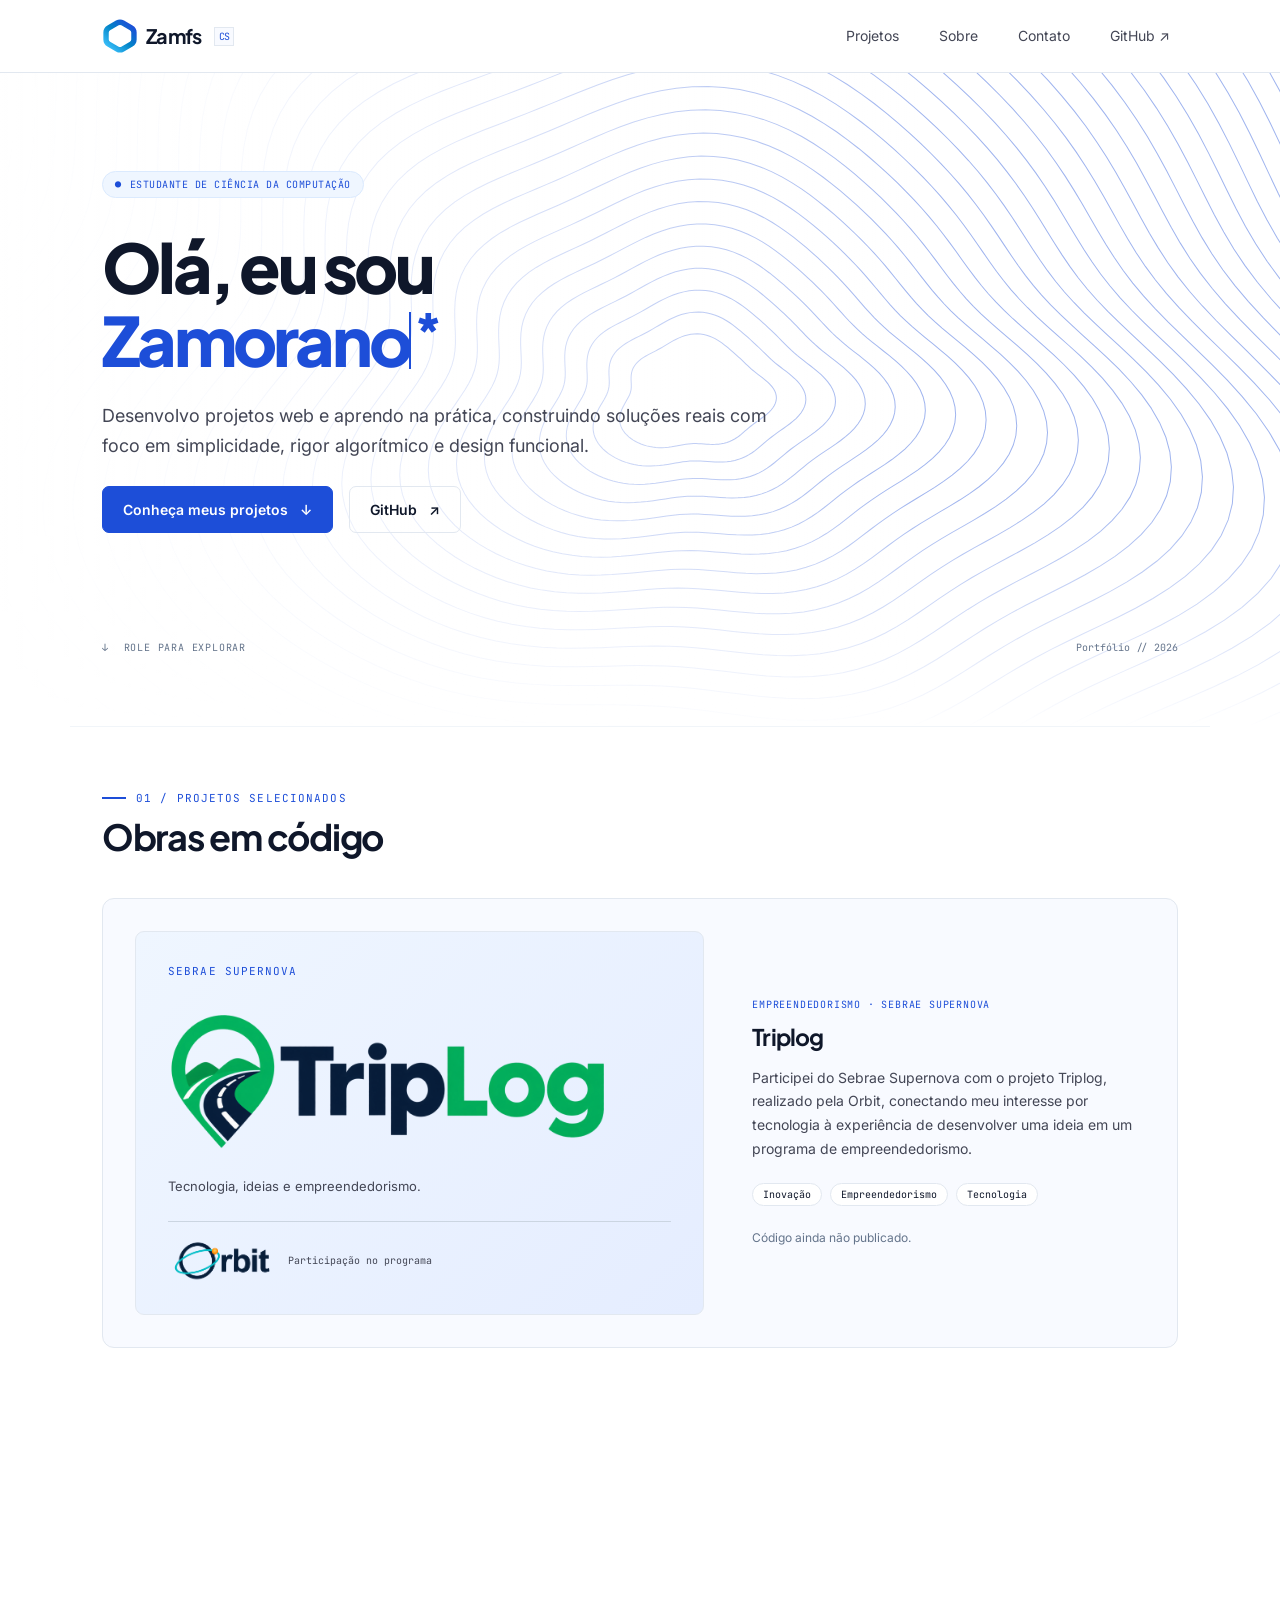
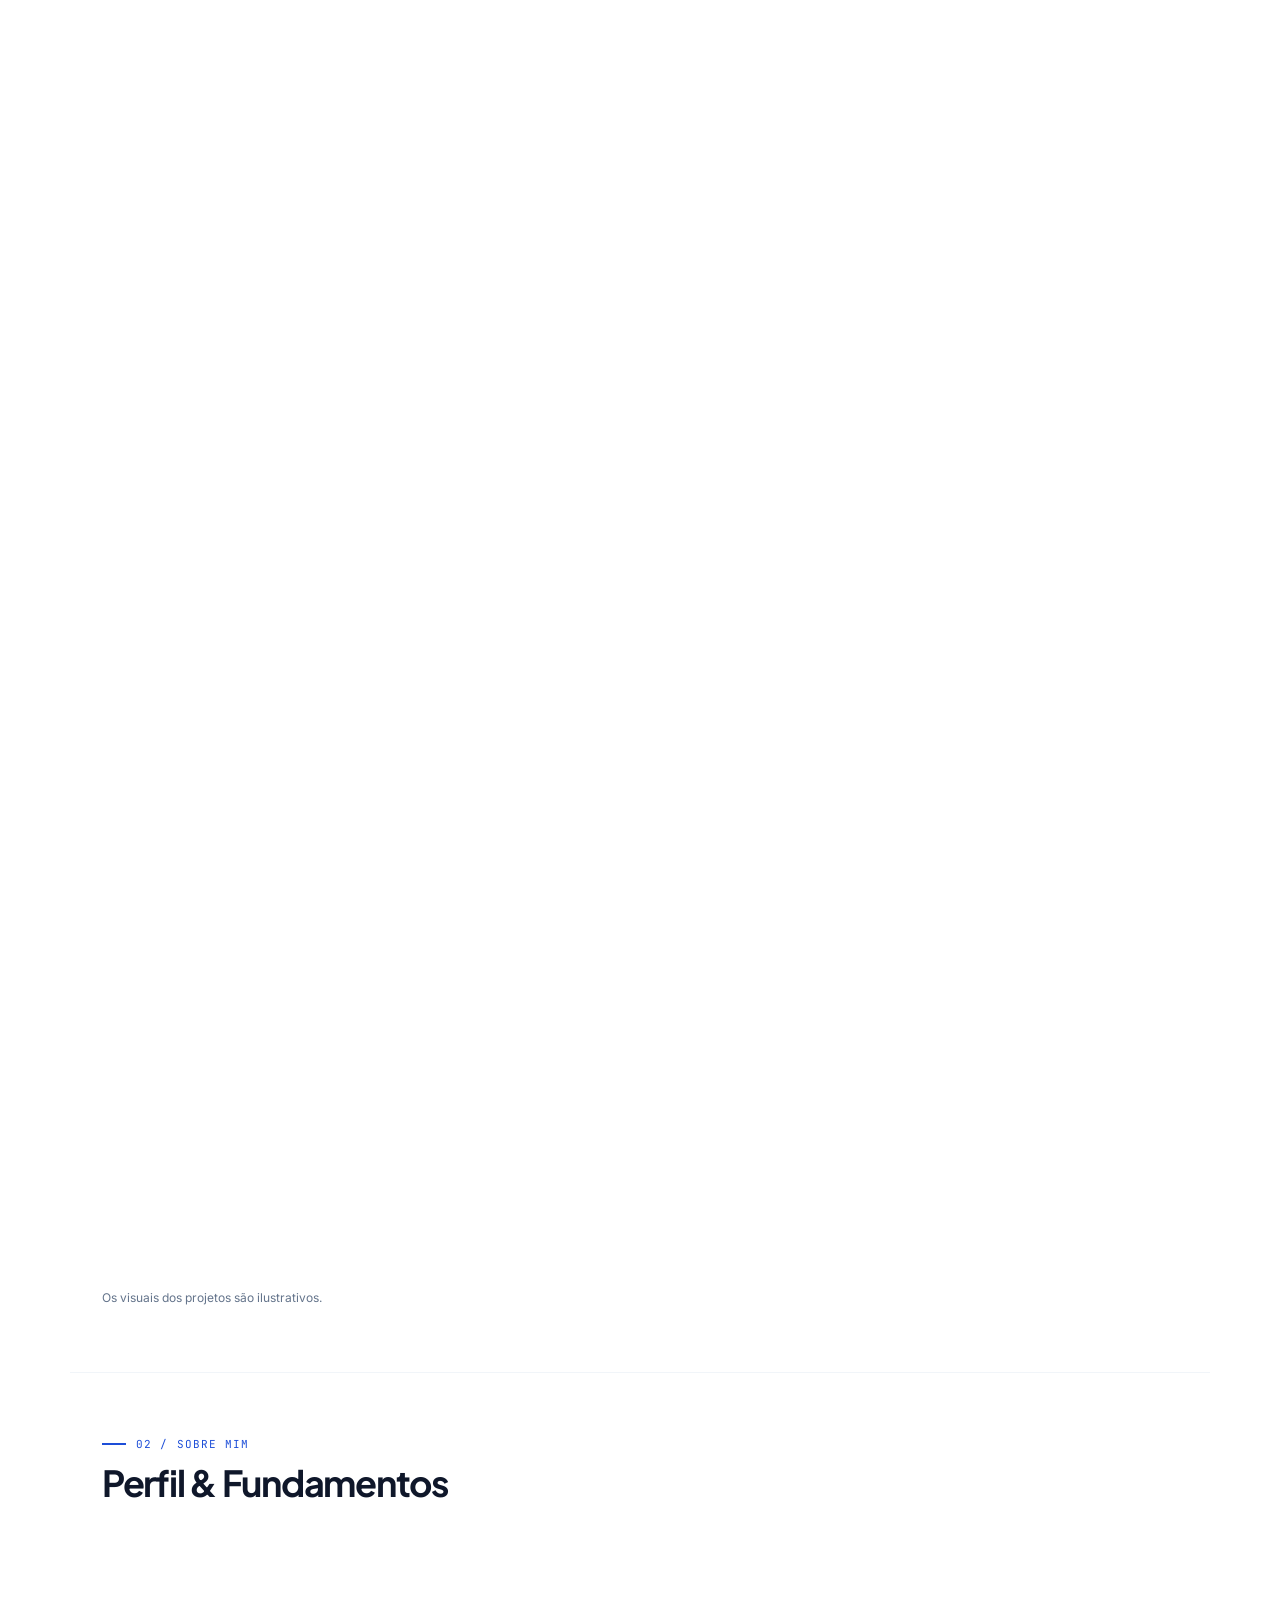
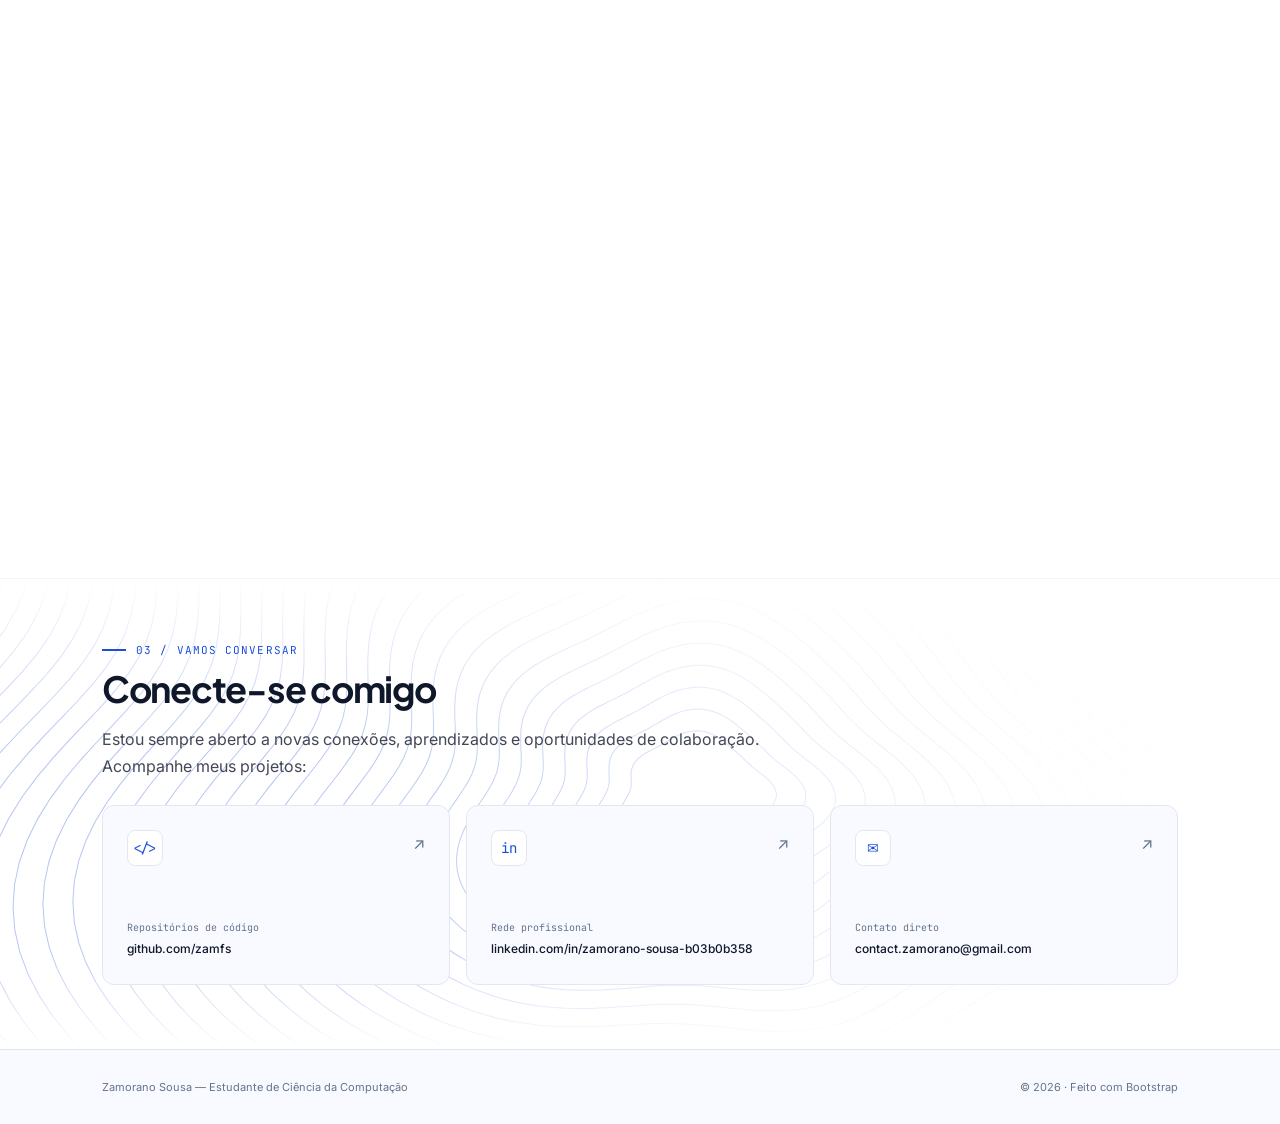
<file: index.html>
<!DOCTYPE html>
<html lang="pt-BR">
<head>
  <meta charset="UTF-8">
  <meta name="viewport" content="width=device-width, initial-scale=1">
  <meta name="description" content="Portfólio de Zamorano Sousa, estudante de Ciência da Computação. Projetos web, algoritmos e aprendizado na prática.">
  <title>Zamorano Sousa | Portfólio</title>
  <link rel="preconnect" href="https://fonts.googleapis.com">
  <link rel="preconnect" href="https://fonts.gstatic.com" crossorigin>
  <link href="https://fonts.googleapis.com/css2?family=Inter:wght@400;500;600&family=JetBrains+Mono:wght@400;500&family=Plus+Jakarta+Sans:wght@600;700;800&family=Space+Grotesk:wght@600&display=swap" rel="stylesheet">
  <link rel="stylesheet" href="css/bootstrap.min.css">
  <link rel="stylesheet" href="css/style.css">
</head>
<body>
  <a class="visually-hidden-focusable skip-link" href="#conteudo">Pular para o conteúdo</a>

  <!-- O menu responsivo usa o componente Collapse do Bootstrap. -->
  <header class="site-header sticky-top">
    <nav class="navbar navbar-expand-md container" aria-label="Navegação principal">
      <a class="navbar-brand" href="#inicio"><img class="brand-symbol" src="assets/images/zamfs-mark.svg" alt="" width="36" height="36">Zamfs <span class="brand-tag">CS</span></a>
      <button class="navbar-toggler" type="button" data-bs-toggle="collapse" data-bs-target="#menu" aria-controls="menu" aria-expanded="false" aria-label="Abrir menu">
        <span class="navbar-toggler-icon"></span>
      </button>
      <div class="collapse navbar-collapse" id="menu">
        <ul class="navbar-nav ms-auto gap-md-4">
          <li class="nav-item"><a class="nav-link" href="#projetos">Projetos</a></li>
          <li class="nav-item"><a class="nav-link" href="#sobre">Sobre</a></li>
          <li class="nav-item"><a class="nav-link" href="#contato">Contato</a></li>
          <li class="nav-item"><a class="nav-link" href="https://github.com/zamfs" target="_blank" rel="noopener noreferrer">GitHub <span aria-hidden="true">↗</span></a></li>
        </ul>
      </div>
    </nav>
  </header>

  <main id="conteudo">
    <section class="hero" id="inicio" aria-labelledby="titulo">
      <div class="hero-topography" aria-hidden="true">
        <img src="assets/images/hero-topography.svg" alt="" width="1000" height="720">
      </div>
      <div class="container">
        <span class="student-label"><span aria-hidden="true">●</span> Estudante de Ciência da Computação</span>
        <h1 id="titulo">Olá, eu sou<br><span><span class="typing-name" data-typing-name><span class="typing-placeholder">Zamorano</span><span class="typing-text" aria-hidden="true"></span></span><span class="asterisk" aria-hidden="true">*</span></span></h1>
        <p class="hero-description">Desenvolvo projetos web e aprendo na prática, construindo soluções reais com foco em simplicidade, rigor algorítmico e design funcional.</p>
        <div class="d-flex flex-column flex-sm-row gap-3 mt-4">
          <a class="btn btn-primary" href="#projetos">Conheça meus projetos <span class="ms-2" aria-hidden="true">↓</span></a>
          <a class="btn btn-outline-secondary" href="https://github.com/zamfs" target="_blank" rel="noopener noreferrer">GitHub <span class="ms-2" aria-hidden="true">↗</span></a>
        </div>
        <div class="hero-bottom d-flex justify-content-between">
          <a href="#projetos">↓ <span class="ms-2">Role para explorar</span></a>
          <span class="d-none d-sm-inline">Portfólio // <span data-year>2026</span></span>
        </div>
      </div>
    </section>

    <!-- Cada projeto é um artigo independente: copie um bloco para adicionar outro. -->
    <section class="section container" id="projetos" aria-labelledby="titulo-projetos">
      <p class="section-label">01 / Projetos selecionados</p>
      <h2 id="titulo-projetos">Obras em código</h2>
      <div class="d-flex flex-column gap-4">
        <article class="project-card">
          <div class="row g-4 g-lg-5 align-items-center">
            <div class="col-lg-7">
              <div class="preview triplog-preview">
                <span class="triplog-event">Sebrae Supernova</span>
                <img class="triplog-logo" src="assets/images/triplog-transparent.png" loading="lazy" alt="TripLog">
                <span class="triplog-caption">Tecnologia, ideias e empreendedorismo.</span>
                <div class="triplog-status">
                  <img class="orbit-logo" src="assets/images/orbit-transparent.png" loading="lazy" alt="Orbit">
                  <span>Participação no programa</span>
                </div>
              </div>
            </div>
            <div class="col-lg-5">
              <p class="project-type">Empreendedorismo · Sebrae Supernova</p>
              <h3>Triplog</h3>
              <p>Participei do Sebrae Supernova com o projeto Triplog, realizado pela Orbit, conectando meu interesse por tecnologia à experiência de desenvolver uma ideia em um programa de empreendedorismo.</p>
              <ul class="tech-list" aria-label="Temas do projeto"><li>Inovação</li><li>Empreendedorismo</li><li>Tecnologia</li></ul>
              <p class="project-status mb-0">Código ainda não publicado.</p>
            </div>
          </div>
        </article>

        <!-- Projeto acadêmico para um cliente real, com repositório privado. -->
        <article class="project-card">
          <div class="row g-4 g-lg-5 align-items-center">
            <div class="col-lg-7">
              <div class="preview nova-jornada-preview">
                <span class="nova-jornada-label">Projeto para cliente real</span>
                <img class="nova-jornada-logo" src="assets/images/nova-jornada-logo.png" width="1414" height="707" loading="lazy" alt="Nova Jornada — Acolher, Integrar, Construir Juntos">
                <span class="nova-jornada-caption">Tecnologia a serviço do impacto social.</span>
                <ul class="nova-jornada-modules" aria-label="Áreas da plataforma"><li>Doações</li><li>Estoque</li><li>Finanças</li><li>Voluntários</li></ul>
                <div class="nova-jornada-credit">
                  <img class="orbit-logo" src="assets/images/orbit-transparent.png" loading="lazy" alt="Orbit">
                  <span>Desenvolvido pela Orbit</span>
                </div>
              </div>
            </div>
            <div class="col-lg-5">
              <p class="project-type">Projeto acadêmico · Orbit</p>
              <h3>NovaJornada</h3>
              <p>Participei, pela Orbit, de um projeto da faculdade para um cliente real: a ONG Nova Jornada. A plataforma reúne um portal público e um painel administrativo para apoiar a gestão de doações, estoque, distribuição de materiais, finanças e voluntários.</p>
              <ul class="tech-list" aria-label="Tecnologias"><li>HTML</li><li>CSS</li><li>JavaScript</li><li>Node.js</li><li>Express</li><li>SQLite</li></ul>
              <a class="project-link" href="https://novajornada.onrender.com" target="_blank" rel="noopener noreferrer">Acessar demonstração <span class="project-link-arrow" aria-hidden="true">↗</span></a>
              <p class="project-status mt-2 mb-0">Versão demonstrativa · MVP em desenvolvimento · Repositório privado da Orbit.</p>
            </div>
          </div>
        </article>

        <article class="project-card">
          <div class="row g-4 g-lg-5 align-items-center">
            <div class="col-lg-7">
              <figure class="project-figure mb-0">
                <img class="project-image" src="assets/images/senhas-atendimento.svg" width="1000" height="680" loading="lazy" alt="Representação do terminal de atendimento com paciente atual, senhas urgentes, preferenciais e normais, e opções de finalizar ou voltar.">
                <figcaption>Interface baseada no código do projeto, com pacientes fictícios.</figcaption>
              </figure>
            </div>
            <div class="col-lg-5">
              <p class="project-type">Linguagem C · Atendimento</p>
              <h3>Sistema de gerenciamento de senhas de atendimento</h3>
              <p>Projeto acadêmico em C para cadastrar pacientes, emitir senhas e organizar o atendimento de uma clínica por prioridade e ordem de chegada, com filas normais, preferenciais e urgentes.</p>
              <ul class="tech-list" aria-label="Tecnologias"><li>C</li><li>Estruturas de Dados</li><li>Algoritmos</li></ul>
              <a class="project-link" href="https://github.com/zamfs/desenvolvimento-de-algoritmo-e-pensamento-computacional/tree/main/Sistema_de_Gerenciamento_de_Senhas" target="_blank" rel="noopener noreferrer">Ver repositório <span class="project-link-arrow" aria-hidden="true">↗</span></a>
            </div>
          </div>
        </article>

        <article class="project-card">
          <div class="row g-4 g-lg-5 align-items-center">
            <div class="col-lg-7">
              <!-- A marca original é tipográfica: texto mantém a nitidez em qualquer tamanho. -->
              <div class="race-logo-panel" role="img" aria-label="Live Telemetry — Assetto Corsa">
                <span class="race-logo-name" aria-hidden="true">Live Telemetry</span>
                <span class="race-logo-sub" aria-hidden="true">Assetto Corsa</span>
              </div>
            </div>
            <div class="col-lg-5">
              <p class="project-type">Telemetria ao vivo · Assetto Corsa</p>
              <h3>Race Strategy</h3>
              <p>Dashboard web de telemetria em tempo real para Assetto Corsa, com dados do carro, pneus, consumo de combustível, tempos por volta e mapas de pista em Canvas. Interface com HTML, CSS próprio e JavaScript, comunicação via Socket.IO e deploy com Docker e Nginx na Oracle Cloud.</p>
              <ul class="tech-list" aria-label="Tecnologias"><li>HTML</li><li>CSS</li><li>JavaScript</li><li>Canvas</li><li>Socket.IO</li><li>Docker</li><li>Nginx</li><li>Oracle Cloud</li></ul>
              <div class="d-flex flex-wrap gap-3">
                <a class="project-link" href="http://150.230.230.27:8080/" target="_blank" rel="noopener noreferrer">Acessar projeto <span class="project-link-arrow" aria-hidden="true">↗</span></a>
                <a class="project-link" href="https://github.com/zamfs/webLiveTelemetryViewer" target="_blank" rel="noopener noreferrer">Ver repositório web <span class="project-link-arrow" aria-hidden="true">↗</span></a>
              </div>
            </div>
          </div>
        </article>
      </div>
      <p class="preview-note">Os visuais dos projetos são ilustrativos.</p>
    </section>

    <section class="section container" id="sobre" aria-labelledby="titulo-sobre">
      <p class="section-label">02 / Sobre mim</p>
      <h2 id="titulo-sobre">Perfil &amp; Fundamentos</h2>
      <div class="row g-4 g-lg-5">
        <div class="col-lg-7">
          <p class="about-description" data-about-reveal>Sou estudante de <span class="about-highlight">Ciência da Computação</span> apaixonado por tecnologia e desenvolvimento de software. Busco constantemente <span class="about-highlight">aprender na prática</span>, aplicando conceitos fundamentais na criação de aplicações reais, funcionais e com design acessível.</p>
          <div class="foundations-track mt-4">
            <div class="info-panel foundation-card" data-about-reveal><span class="code-icon" aria-hidden="true">&lt;/&gt;</span><div><h3 class="h6">Arquitetura Limpa &amp; Eficiência</h3><p class="mb-0 small">Interesse centrado em algoritmos estruturados, interfaces sem atrito e código sustentável.</p></div></div>
            <div class="info-panel foundation-card" data-about-reveal><span class="code-icon" aria-hidden="true">{ }</span><div><h3 class="h6">Lógica &amp; Algoritmos</h3><p class="mb-0 small">Conceitos aplicados em C para organizar filas e prioridades no gerenciamento de senhas.</p></div></div>
            <div class="info-panel foundation-card" data-about-reveal><span class="code-icon" aria-hidden="true">↗</span><div><h3 class="h6">Interfaces &amp; Aplicações</h3><p class="mb-0 small">Desenvolvimento web presente no portfólio e nos projetos NovaJornada e Race Strategy.</p></div></div>
          </div>
        </div>
        <div class="col-lg-5">
          <div class="info-panel skills-panel" data-about-reveal>
            <div class="d-flex align-items-center justify-content-between gap-3 mb-3">
              <h3 class="project-type mb-0" id="titulo-tecnologias">Linguagens &amp; Tecnologias</h3>
              <div class="d-flex gap-2 skills-controls" hidden>
                <button class="skills-arrow" type="button" data-skills-direction="-1" aria-label="Tecnologias anteriores" aria-controls="lista-tecnologias"><span aria-hidden="true">←</span></button>
                <button class="skills-arrow" type="button" data-skills-direction="1" aria-label="Próximas tecnologias" aria-controls="lista-tecnologias"><span aria-hidden="true">→</span></button>
              </div>
            </div>
            <ul class="skills-track" id="lista-tecnologias" tabindex="0" aria-labelledby="titulo-tecnologias">
              <li><button class="skill-choice" type="button" data-skill="HTML" aria-pressed="false" aria-controls="detalhe-tecnologia"><img src="assets/icons/html5.svg" width="44" height="44" alt=""><span>HTML</span></button></li>
              <li><button class="skill-choice" type="button" data-skill="CSS" aria-pressed="false" aria-controls="detalhe-tecnologia"><img src="assets/icons/css3.svg" width="44" height="44" alt=""><span>CSS</span></button></li>
              <li><button class="skill-choice" type="button" data-skill="JavaScript" aria-pressed="false" aria-controls="detalhe-tecnologia"><img src="assets/icons/javascript.svg" width="44" height="44" alt=""><span>JavaScript</span></button></li>
              <li><button class="skill-choice" type="button" data-skill="Node.js" aria-pressed="false" aria-controls="detalhe-tecnologia"><img src="assets/icons/nodejs.svg" width="44" height="44" alt=""><span>Node.js</span></button></li>
              <li><button class="skill-choice" type="button" data-skill="Python" aria-pressed="false" aria-controls="detalhe-tecnologia"><img src="assets/icons/python.svg" width="44" height="44" alt=""><span>Python</span></button></li>
              <li><button class="skill-choice" type="button" data-skill="Bootstrap" aria-pressed="false" aria-controls="detalhe-tecnologia"><img src="assets/icons/bootstrap.svg" width="44" height="44" alt=""><span>Bootstrap</span></button></li>
              <li><button class="skill-choice" type="button" data-skill="C" aria-pressed="false" aria-controls="detalhe-tecnologia"><img src="assets/icons/c.svg" width="44" height="44" alt=""><span>C</span></button></li>
              <li><button class="skill-choice" type="button" data-skill="MySQL" aria-pressed="false" aria-controls="detalhe-tecnologia"><img src="assets/icons/mysql.svg" width="44" height="44" alt=""><span>MySQL</span></button></li>
              <li><button class="skill-choice" type="button" data-skill="Docker" aria-pressed="false" aria-controls="detalhe-tecnologia"><img src="assets/icons/docker.svg" width="44" height="44" alt=""><span>Docker</span></button></li>
            </ul>
            <p class="skills-hint mb-0">Arraste para explorar ou selecione uma tecnologia <span aria-hidden="true">↔</span></p>
            <div class="skill-detail" id="detalhe-tecnologia" aria-live="polite" aria-atomic="true"><strong>Da tecnologia à prática</strong><p class="mb-0">Selecione uma tecnologia para conhecer sua aplicação.</p></div>
          </div>
        </div>
      </div>
    </section>

    <section class="section" id="contato" aria-labelledby="titulo-contato">
      <div class="hero-topography contact-topography" aria-hidden="true">
        <img src="assets/images/hero-topography.svg" alt="" width="1000" height="720" loading="lazy">
      </div>
      <div class="container">
        <p class="section-label">03 / Vamos conversar</p>
        <h2 class="mb-3" id="titulo-contato">Conecte-se comigo</h2>
        <p class="contact-description mb-4">Estou sempre aberto a novas conexões, aprendizados e oportunidades de colaboração. Acompanhe meus projetos:</p>
        <div class="row g-3">
          <div class="col-md-4"><a class="contact-card" href="https://github.com/zamfs" target="_blank" rel="noopener noreferrer"><span class="contact-top"><span class="contact-icon" aria-hidden="true">&lt;/&gt;</span><span aria-hidden="true">↗</span></span><span class="contact-label">Repositórios de código</span><strong>github.com/zamfs</strong></a></div>
          <div class="col-md-4"><a class="contact-card" href="https://www.linkedin.com/in/zamorano-sousa-b03b0b358/" target="_blank" rel="noopener noreferrer"><span class="contact-top"><span class="contact-icon" aria-hidden="true">in</span><span aria-hidden="true">↗</span></span><span class="contact-label">Rede profissional</span><strong>linkedin.com/in/zamorano-sousa-b03b0b358</strong></a></div>
          <div class="col-md-4"><a class="contact-card" href="mailto:contact.zamorano@gmail.com"><span class="contact-top"><span class="contact-icon" aria-hidden="true">✉</span><span aria-hidden="true">↗</span></span><span class="contact-label">Contato direto</span><strong>contact.zamorano@gmail.com</strong></a></div>
        </div>
      </div>
    </section>
  </main>

  <footer class="site-footer"><div class="container d-flex flex-column flex-md-row justify-content-between gap-3"><p class="mb-0">Zamorano Sousa <span class="d-none d-sm-inline">— Estudante de Ciência da Computação</span></p><p class="mb-0">© <span data-year>2026</span> · Feito com Bootstrap</p></div></footer>
  <script src="js/bootstrap.bundle.min.js"></script>
  <script src="js/script.js"></script>
</body>
</html>
</file>
<file: css/style.css>
/* 1. Cores e fontes: altere estas variáveis para personalizar o tema. */
:root {
  --color-primary: #1d4ed8;
  --color-text: #0f172a;
  --color-muted: #64748b;
  --color-surface: #f8faff;
  --color-border: #e2e8f0;
  --font-heading: "Plus Jakarta Sans", Arial, sans-serif;
  --font-code: "JetBrains Mono", monospace;
}

/* 2. Estrutura geral e navegação. O grid fica por conta do Bootstrap. */
html { scroll-behavior: smooth; scroll-padding-top: 90px; }
body { color: var(--color-text); font-family: "Inter", Arial, sans-serif; line-height: 1.7; }
h1, h2, h3, .navbar-brand { font-family: var(--font-heading); font-weight: 700; letter-spacing: -.035em; }
a { color: var(--color-primary); text-decoration: none; }
a:hover { color: #1e40af; }
a:focus-visible, button:focus-visible { outline: 3px solid #2563eb; outline-offset: 5px; }
p { color: #434655; }
.container { max-width: 1140px; padding-left: 32px; padding-right: 32px; }
.site-header { background: rgb(255 255 255 / 94%); border-bottom: 1px solid var(--color-border); backdrop-filter: blur(12px); }
.navbar { min-height: 72px; }
.navbar-brand { display: inline-flex; align-items: center; gap: 8px; font-size: 20px; color: var(--color-text); }
.brand-symbol { display: block; flex: 0 0 36px; width: 36px; height: 36px; transform: rotate(var(--brand-rotation, 0deg)); transform-origin: center; }
.brand-tag { color: var(--color-primary); background: var(--color-surface); border: 1px solid var(--color-border); font: 10px var(--font-code); padding: 2px 4px; vertical-align: middle; margin-left: 4px; }
.nav-link { color: #434655; font-size: 14px; }
.nav-link:hover { color: var(--color-primary); }
.skip-link { position: fixed; top: 8px; left: 8px; z-index: 1100; background: white; padding: 12px; }

/* 3. Apresentação e títulos de seção. */
.hero { position: relative; isolation: isolate; overflow: hidden; padding-top: 96px; padding-bottom: 72px; }
/* Relevo de ponta a ponta, com transição gradual para as seções vizinhas. */
.hero-topography { position: absolute; inset: 0; z-index: -1; pointer-events: none; overflow: hidden; mask-image: linear-gradient(to bottom, #000 0%, #000 65%, transparent 100%); -webkit-mask-image: linear-gradient(to bottom, #000 0%, #000 65%, transparent 100%); }
.hero-topography img { position: absolute; width: 120%; max-width: none; height: 145%; left: -10%; top: -22%; object-fit: cover; opacity: .42; transform: translate(var(--terrain-x, 0px), var(--terrain-y, 0px)); animation: terrain-drift 12s ease-in-out infinite alternate; }
/* Só na apresentação: dissolve as curvas à esquerda e preserva o fade inferior. */
.hero .hero-topography::after { content: ""; position: absolute; inset: 0; background: linear-gradient(90deg, #fff 0%, rgb(255 255 255 / 94%) 18%, rgb(255 255 255 / 65%) 38%, transparent 72%); }
@keyframes terrain-drift {
  from { transform: translate(calc(var(--terrain-x, 0px) - 12px), calc(var(--terrain-y, 0px) - 8px)) rotate(-3deg) scale(1); }
  to { transform: translate(calc(var(--terrain-x, 0px) + 12px), calc(var(--terrain-y, 0px) + 8px)) rotate(3deg) scale(1.06); }
}
@media (prefers-reduced-motion: reduce) {
  .hero-topography img { animation: none; transform: none; }
}
@media (max-width: 767.98px) {
  .hero-topography img { width: 140%; left: -20%; opacity: .22; }
}
.student-label { display: inline-flex; align-items: center; gap: 8px; color: var(--color-primary); background: #eff6ff; border: 1px solid #dbeafe; border-radius: 30px; padding: 6px 12px; font: 10px var(--font-code); text-transform: uppercase; letter-spacing: .05em; }
h1 { font-size: clamp(44px, 6vw, 68px); font-weight: 800; line-height: 1.08; margin: 32px 0 24px; letter-spacing: -.055em; }
h1 > span { color: var(--color-primary); }
.typing-name { display: inline-grid; }
.typing-placeholder, .typing-text { grid-area: 1 / 1; }
.typing-text { display: none; justify-self: start; position: relative; }
.typing-name.is-typing .typing-placeholder { opacity: 0; }
.typing-name.is-typing .typing-text { display: inline; }
.typing-name.is-typing .typing-text::after { content: ""; position: absolute; left: 100%; top: .12em; height: .85em; border-left: 2px solid currentColor; animation: typing-cursor .6s step-end infinite; }
@keyframes typing-cursor { 50% { opacity: 0; } }
.asterisk { font-size: .75em; vertical-align: top; margin-left: 5px; }
.hero-description { max-width: 680px; font-size: 18px; }
.btn { padding: 12px 20px; border-radius: 7px; font-size: 14px; font-weight: 600; }
.btn-primary { --bs-btn-bg: var(--color-primary); --bs-btn-border-color: var(--color-primary); --bs-btn-hover-bg: #1e40af; --bs-btn-hover-border-color: #1e40af; }
.btn-outline-secondary { --bs-btn-color: var(--color-text); --bs-btn-border-color: var(--color-border); --bs-btn-hover-bg: #eff4ff; --bs-btn-hover-color: var(--color-primary); --bs-btn-hover-border-color: #cbd5e1; }
.hero-bottom { margin-top: 108px; color: var(--color-muted); font: 10px var(--font-code); }
.hero-bottom a { color: var(--color-muted); text-transform: uppercase; letter-spacing: .08em; }
.section { padding-top: 64px; padding-bottom: 64px; border-top: 1px solid #f1f5f9; }
.section-label { display: flex; align-items: center; gap: 10px; font: 11px var(--font-code); color: var(--color-primary); text-transform: uppercase; letter-spacing: .1em; margin-bottom: 10px; }
.section-label::before { content: ""; width: 24px; height: 2px; background: var(--color-primary); }
h2 { font-size: 36px; margin-bottom: 40px; }
h3 { font-size: 23px; line-height: 1.4; margin-bottom: 12px; }

/* 4. Projetos. As prévias são ilustrações feitas em HTML e CSS. */
.project-card, .info-panel, .contact-card { background: var(--color-surface); border: 1px solid var(--color-border); border-radius: 12px; }
.project-card { --glow-size: 400px; padding: 32px; }
.project-card p { font-size: 14px; }
.project-type { color: var(--color-primary) !important; text-transform: uppercase; font: 10px var(--font-code) !important; letter-spacing: .08em; margin-bottom: 10px; }
.tech-list { display: flex; flex-wrap: wrap; gap: 8px; list-style: none; padding: 0; margin: 22px 0; }
.tech-list li { padding: 4px 10px; border: 1px solid var(--color-border); border-radius: 30px; background: white; font: 10px var(--font-code); }
.project-link { font-size: 13px; font-weight: 600; }
.project-link:hover { text-decoration: underline; }
.preview { border-radius: 9px; overflow: hidden; border: 1px solid var(--color-border); font-size: 11px; }
.window-bar { display: flex; align-items: center; justify-content: space-between; gap: 8px; padding: 13px 14px; border-bottom: 1px solid var(--color-border); font: 9px var(--font-code); color: var(--color-muted); }
.window-dots { display: inline-flex; gap: 5px; }
.window-dots i { width: 8px; height: 8px; background: #ff5f56; border-radius: 50%; }
.window-dots i:nth-child(2) { background: #ffbd2e; }
.window-dots i:nth-child(3) { background: #27c93f; }
.triplog-preview { min-height: 260px; display: flex; flex-direction: column; align-items: flex-start; justify-content: center; padding: clamp(16px, 4vw, 32px); background: linear-gradient(135deg, #eff6ff 0%, #e5edff 100%); }
.triplog-event { color: var(--color-primary); font: 11px var(--font-code); text-transform: uppercase; letter-spacing: .1em; }
/* Logos com transparência real, sem recortes ou filtros. */
.triplog-logo { display: block; width: 100%; max-width: 440px; height: auto; margin: 28px 0 22px; }
.orbit-logo { display: block; width: 108px; max-width: 100%; height: auto; }
.triplog-caption { color: #434655; font-size: 13px; }
.triplog-status { display: flex; align-items: center; flex-wrap: wrap; gap: 12px; border-top: 1px solid #cbd5e1; width: 100%; padding-top: 16px; margin-top: 24px; color: #434655; font: 10px var(--font-code); }
.project-status { color: var(--color-muted); font-size: 12px !important; }
.nova-jornada-preview { min-height: 280px; padding: clamp(16px, 4vw, 32px); background: linear-gradient(135deg, #edf4ff 0%, #e7eefb 100%); display: flex; flex-direction: column; align-items: flex-start; justify-content: center; }
.nova-jornada-label { color: var(--color-primary); font: 10px var(--font-code); text-transform: uppercase; letter-spacing: .06em; }
.nova-jornada-logo { display: block; width: 100%; max-width: 480px; height: auto; margin: 12px 0; }
.nova-jornada-credit { display: flex; align-items: center; flex-wrap: wrap; gap: 12px; margin-top: 22px; color: var(--color-muted); font: 10px var(--font-code); }
.nova-jornada-caption { color: #475569; font-size: 13px; }
.nova-jornada-modules { display: flex; flex-wrap: wrap; gap: 8px; list-style: none; padding: 20px 0 0; margin: 24px 0 0; border-top: 1px solid #cbdcf5; width: 100%; }
.nova-jornada-modules li { padding: 5px 9px; background: rgb(255 255 255 / 60%); color: #334155; border: 1px solid #cbdcf5; border-radius: 5px; font-size: 10px; }
.agenda-preview { background: white; }
.agenda-body { padding: 20px 16px; }
.agenda-body strong { font-size: 11px; }
.agenda-body small { font: 8px var(--font-code); color: var(--color-muted); }
.task { display: flex; align-items: center; justify-content: space-between; gap: 8px; padding: 11px 8px; margin-top: 8px; background: #f8fafc; border: 1px solid #f1f5f9; border-radius: 4px; font-size: 10px; }
.task b { color: var(--color-primary); margin-right: 5px; }
.task small { background: #eef2ff; color: var(--color-primary); padding: 3px 5px; white-space: nowrap; }
.completed { opacity: .6; }
.terminal-preview { background: #17202e; border-color: #243146; }
.terminal-preview .window-bar { border-color: #2b3646; color: #b0bdcf; }
.terminal-body { padding: 20px; font-family: var(--font-code); }
.terminal-body p { color: #cbd5e1; font-size: 10px; margin-bottom: 12px; overflow-wrap: anywhere; }
.terminal-green { color: #34d399 !important; }
.terminal-call { background: #142d54; border-left: 3px solid #2563eb; padding: 8px; color: #7dd3fc !important; }
.terminal-call strong { background: var(--color-primary); color: white; padding: 2px; }
.race-preview { background: #0b1326; border-color: #1e293b; color: #e2e8f0; padding: 20px; font-family: var(--font-code); }
.race-heading { display: flex; justify-content: space-between; gap: 12px; font-size: 9px; padding-bottom: 16px; }
.race-heading > span { color: #93b4ff; font-size: 8px; }
.race-dot { color: #fb4b68; }
.stints, .race-stat { background: #111a33; border: 1px solid #1e293b; border-radius: 5px; padding: 14px; }
.stints { font-size: 9px; }
.stint-track { background: #253047; height: 9px; border-radius: 20px; margin-top: 6px; overflow: hidden; }
.stint-soft { background: #ef4444; width: 34%; height: 100%; border-radius: inherit; }
.stint-hard { background: #1d4ed8; width: 66%; height: 100%; border-radius: inherit; }
.race-stat { padding: 12px 5px; }
.race-stat span { display: block; font-size: 8px; color: #b0bdcf; text-transform: uppercase; }
.race-stat strong { display: block; font-size: 13px; color: #38bdf8; margin-top: 5px; }
.preview-note { color: var(--color-muted); font-size: 12px; margin: 20px 0 0; }
.project-image { display: block; width: 100%; height: auto; border-radius: 9px; border: 1px solid var(--color-border); }
.race-logo-panel { min-height: 280px; display: flex; flex-direction: column; align-items: flex-start; justify-content: center; gap: 10px; padding: 32px; border: 1px solid var(--color-border); border-radius: 9px; background: linear-gradient(135deg, #fff 25%, #eff6ff 100%); }
.race-logo-name { color: var(--color-primary); font-family: "Space Grotesk", Arial, sans-serif; font-size: clamp(24px, 3.1vw, 42px); font-weight: 600; line-height: 1.1; letter-spacing: .04em; text-transform: uppercase; }
.race-logo-sub { color: var(--color-muted); font-family: var(--font-code); font-size: 13px; font-weight: 700; line-height: 1.1; letter-spacing: .16em; text-transform: uppercase; }
.project-figure figcaption { margin-top: 10px; color: var(--color-muted); font-size: 11px; line-height: 1.5; }

/* 5. Sobre, contatos e rodapé. */
.about-description { font-size: 17px; }
.info-panel { padding: 28px; }
.code-icon { color: var(--color-primary); font-family: var(--font-code); }
.skills-panel { min-width: 0; }
.skills-controls[hidden] { display: none !important; }
.skills-arrow { display: inline-flex; align-items: center; justify-content: center; width: 32px; height: 32px; flex-shrink: 0; border: 1px solid var(--color-border); border-radius: 50%; background: white; color: var(--color-primary); transition: background .2s, border-color .2s; }
.skills-arrow:hover:not(:disabled) { background: #eff6ff; border-color: var(--color-primary); }
.skills-arrow:disabled { opacity: .35; cursor: default; }
.skills-track { display: flex; gap: 12px; list-style: none; padding: 6px 2px 14px; margin: 0; overflow-x: auto; scroll-snap-type: x mandatory; scrollbar-width: thin; scrollbar-color: #cbd5e1 transparent; }
.skills-track:focus-visible { outline: 3px solid #2563eb; outline-offset: 4px; border-radius: 8px; }
.skills-track li { flex: 0 0 100px; display: flex; flex-direction: column; align-items: center; justify-content: center; gap: 14px; min-height: 118px; padding: 18px 10px; border: 1px solid var(--color-border); border-radius: 10px; background: white; font-size: 12px; scroll-snap-align: start; transition: transform .2s, border-color .2s; }
.skills-track li:hover { transform: translateY(-3px); border-color: var(--color-primary); }
.skills-track { cursor: grab; user-select: none; scrollbar-width: none; }
.skills-track::-webkit-scrollbar { display: none; }
.skills-track.is-dragging { cursor: grabbing; scroll-snap-type: none; }
.skills-track.is-dragging li:hover { transform: none; }
.skills-track img { object-fit: contain; pointer-events: none; }
.skills-hint { margin-top: 12px; color: var(--color-muted); font-size: 11px; }
.contact-description { max-width: 720px; }
#contato { position: relative; isolation: isolate; overflow: hidden; }
#contato .contact-topography { mask-image: linear-gradient(to bottom, transparent 0%, #000 35%, #000 80%, transparent 100%); -webkit-mask-image: linear-gradient(to bottom, transparent 0%, #000 35%, #000 80%, transparent 100%); }
#contato .contact-topography::after { content: ""; position: absolute; inset: 0; background: linear-gradient(270deg, #fff 0%, rgb(255 255 255 / 94%) 18%, rgb(255 255 255 / 65%) 38%, transparent 72%); }
#contato .contact-topography img { height: 170%; top: -38%; opacity: .32; animation-duration: 18s; }
@media (max-width: 767.98px) {
  #contato .contact-topography img { opacity: .2; }
}
.contact-card { display: flex; flex-direction: column; height: 180px; padding: 24px; color: var(--color-text); transition: border-color .2s, transform .2s; }
a.contact-card:hover { border-color: var(--color-primary); transform: translateY(-2px); }
.contact-top { display: flex; justify-content: space-between; color: var(--color-muted); margin-bottom: auto; }
.contact-icon { display: inline-flex; align-items: center; justify-content: center; width: 36px; height: 36px; border: 1px solid var(--color-border); border-radius: 8px; color: var(--color-primary); background: white; font: 14px var(--font-code); }
.contact-label { color: var(--color-muted); font: 10px var(--font-code); margin: 14px 0 5px; }
.contact-card strong { font-size: 12px; font-weight: 500; overflow-wrap: anywhere; }
.site-footer { padding: 28px 0; background: var(--color-surface); border-top: 1px solid var(--color-border); }
.site-footer p { font-size: 11px; color: var(--color-muted); }

/* Perfil: fundamentos conectados, luz interativa e tecnologias selecionáveis. */
.foundations-track { position: relative; display: grid; gap: 16px; padding-left: 24px; }
.foundations-track::before { content: ""; position: absolute; top: 28px; bottom: 28px; left: 5px; width: 2px; background: linear-gradient(#1d4ed8, #93c5fd); transform: scaleY(0); transform-origin: top; transition: transform 1.4s cubic-bezier(.16, 1, .3, 1); }
.foundations-track.is-connected::before { transform: scaleY(1); }
.foundation-card { display: flex; gap: 16px; position: relative; }
.foundation-card::after { content: ""; position: absolute; left: -24px; top: 32px; width: 12px; height: 12px; border-radius: 50%; background: var(--color-primary); border: 3px solid white; box-shadow: 0 0 0 1px #bfdbfe; }
.foundation-card, #sobre .skills-panel, .contact-card, .project-card { position: relative; isolation: isolate; transition: border-color .25s, box-shadow .25s, transform .25s; }
.foundation-card::before, #sobre .skills-panel::before, .contact-card::before, .project-card::before { content: ""; position: absolute; inset: 0; z-index: -1; border-radius: inherit; background: radial-gradient(var(--glow-size, 240px) circle at var(--glow-x, 50%) var(--glow-y, 50%), rgb(59 130 246 / 14%), transparent 75%); opacity: 0; transition: opacity .3s; pointer-events: none; }
.foundation-card.is-lit::before, #sobre .skills-panel.is-lit::before, .contact-card.is-lit::before, .project-card.is-lit::before { opacity: 1; }
.foundation-card.is-lit, #sobre .skills-panel.is-lit, .contact-card.is-lit, .project-card.is-lit { border-color: #93b4f5; box-shadow: 0 8px 24px rgb(29 78 216 / 6%); }
.foundation-card .code-icon { display: grid; place-items: center; flex: 0 0 42px; height: 42px; border-radius: 10px; background: #eff6ff; transition: transform .3s, background .3s, color .3s; }
.foundation-card.is-lit .code-icon { transform: rotate(-6deg) scale(1.12); background: var(--color-primary); color: white; }
.about-highlight { color: var(--color-primary); font-weight: 600; transition: color .8s ease .2s; }
.about-pending .about-highlight { color: inherit; }
.about-reveal-frame { min-width: 0; }
.about-pending { opacity: 0; }
.about-revealed { animation: about-reveal .85s cubic-bezier(.16, 1, .3, 1) var(--about-delay, 0ms) both; }
@keyframes about-reveal { from { opacity: 0; transform: translateY(32px) scale(.98); } to { opacity: 1; transform: none; } }
.skills-track li { padding: 0; }
.skill-choice { display: flex; flex-direction: column; align-items: center; justify-content: center; gap: 14px; width: 100%; min-height: 118px; padding: 18px 10px; border: 0; border-radius: 9px; background: transparent; color: var(--color-text); font: inherit; cursor: pointer; touch-action: pan-x pan-y; }
.skill-choice[aria-pressed="true"] { color: var(--color-primary); background: #eff6ff; box-shadow: inset 0 0 0 1px #93b4f5; }
.skill-choice img { transition: transform .25s; }
.skill-choice:hover img, .skill-choice:focus-visible img, .skill-choice[aria-pressed="true"] img { transform: translateY(-3px) scale(1.08); }
.skill-detail { margin-top: 20px; padding: 16px; border-left: 2px solid var(--color-primary); border-radius: 0 8px 8px 0; background: #eff6ff; min-height: 146px; font-size: 13px; }
.skill-detail strong { display: block; color: var(--color-primary); margin-bottom: 6px; }
.skill-detail.is-changing { animation: skill-detail-reveal .3s ease; }
@keyframes skill-detail-reveal { from { opacity: .3; transform: translateY(6px); } to { opacity: 1; transform: none; } }
@media (prefers-reduced-motion: reduce) {
  .about-pending { opacity: 1; }
  .about-revealed, .skill-detail.is-changing { animation: none; }
  .about-highlight, .about-pending .about-highlight { color: var(--color-primary); }
  .foundations-track::before { transform: none; }
  .foundation-card.is-lit .code-icon, .skill-choice img { transform: none; }
}

/* Entrada dos projetos e respostas discretas à interação. */
.project-card { transition: transform .25s ease, border-color .25s ease, box-shadow .25s ease; }
.project-reveal-frame { min-width: 0; }
.project-card { --reveal-distance: 72px; --reveal-direction: 1; }
.project-card.reveal-from-top { --reveal-direction: -1; }
.project-card.reveal-pending { opacity: 0; transform: translateY(var(--reveal-distance)) scale(.95); }
.project-card.reveal-visible { animation: project-reveal 1.1s cubic-bezier(.16, 1, .3, 1) both; }
.project-card.reveal-visible > .row > :first-child { animation: project-image-reveal .85s cubic-bezier(.16, 1, .3, 1) .08s both; }
.project-card.reveal-visible > .row > :last-child { animation: project-content-reveal .75s cubic-bezier(.16, 1, .3, 1) .22s both; }
@keyframes project-reveal {
  from { opacity: 0; transform: translateY(calc(var(--reveal-distance) * var(--reveal-direction))) scale(.95); }
  to { opacity: 1; transform: translateY(0) scale(1); }
}
@keyframes project-image-reveal {
  from { opacity: 0; transform: translateY(calc(24px * var(--reveal-direction))) scale(.94); }
  to { opacity: 1; transform: translateY(0) scale(1); }
}
@keyframes project-content-reveal {
  from { opacity: 0; transform: translateY(calc(32px * var(--reveal-direction))); }
  to { opacity: 1; transform: translateY(0); }
}
@media (max-width: 767.98px) {
  .project-card { --reveal-distance: 40px; }
}
.project-card:focus-within { border-color: #93b4f5; box-shadow: 0 8px 24px rgb(29 78 216 / 7%); }
.project-link-arrow { display: inline-block; transition: transform .2s ease; }
.project-link:focus-visible .project-link-arrow { transform: translate(2px, -2px); }
.nav-link[aria-current="location"] { color: var(--color-primary); text-decoration: underline; text-underline-offset: 7px; text-decoration-thickness: 2px; }
@media (hover: hover) and (pointer: fine) {
  .project-card:hover { transform: translateY(-3px); border-color: #93b4f5; box-shadow: 0 8px 24px rgb(29 78 216 / 7%); }
  .project-link:hover .project-link-arrow { transform: translate(2px, -2px); }
}
@media (prefers-reduced-motion: reduce) {
  .project-card.reveal-pending { opacity: 1; transform: none; }
  .project-card.reveal-visible, .project-card.reveal-visible > .row > :first-child, .project-card.reveal-visible > .row > :last-child { animation: none; }
  .project-card:hover, .project-link .project-link-arrow, a.contact-card:hover { transform: none; }
}

/* 6. Ajustes para telas pequenas. */
@media (max-width: 767.98px) {
  .container { padding-left: 24px; padding-right: 24px; }
  .navbar-brand { font-size: 17px; }
  .navbar-collapse { padding: 12px 0; }
  .hero { padding-top: 64px; padding-bottom: 48px; }
  .student-label { font-size: 8px; }
  .hero-description { font-size: 16px; }
  .hero-bottom { margin-top: 56px; }
  .section { padding-top: 48px; padding-bottom: 48px; }
  h2 { font-size: 28px; margin-bottom: 28px; }
  h3 { font-size: 21px; }
  .project-card { padding: 20px; }
  .window-bar { font-size: 7px; padding: 10px; }
  .agenda-body, .terminal-body, .race-preview { padding: 12px; }
  .task, .agenda-body strong { font-size: 9px; }
  .race-heading { font-size: 8px; }
  .race-heading > span { font-size: 7px; }
  .stints { font-size: 8px; padding: 10px; }
  .contact-card { height: 160px; }
}
@media (prefers-reduced-motion: reduce) {
  html { scroll-behavior: auto; }
  .brand-symbol { transform: none; }
  .typing-name.is-typing .typing-placeholder { opacity: 1; }
  .typing-name.is-typing .typing-text { display: none; }
  *, *::before, *::after { transition: none !important; }
}
</file>
